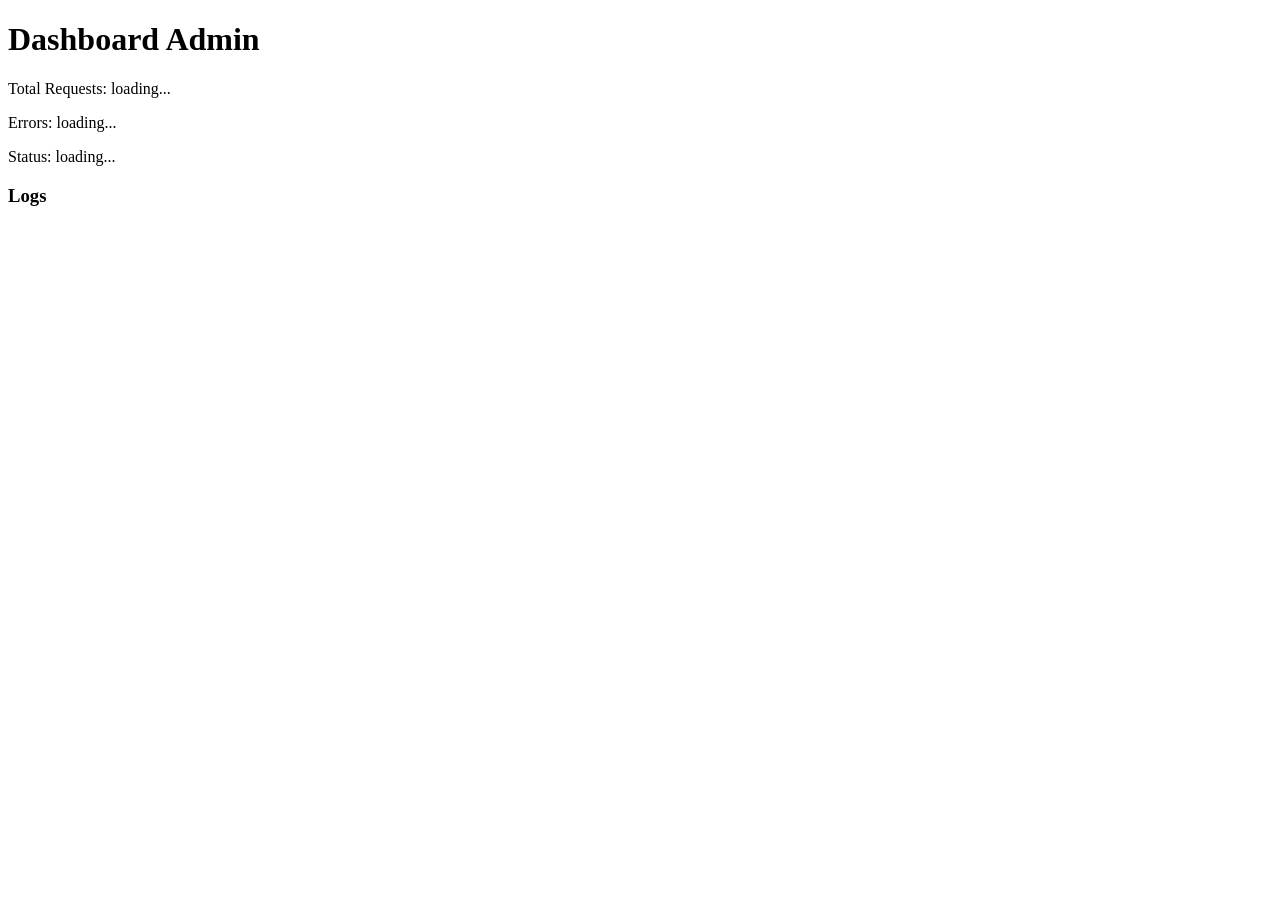
<file: frontend/index.html>
<!DOCTYPE html>
<html>
<head>
  <title>Dashboard Admin</title>
</head>
<body>

<h1>Dashboard Admin</h1>

<p>Total Requests: <span id="requests">loading...</span></p>
<p>Errors: <span id="errors">loading...</span></p>
<p>Status: <span id="status">loading...</span></p>

<h3>Logs</h3>
<ul id="logs"></ul>

<script>
function loadData() {
  fetch("http://127.0.0.1:8000/admin/stats")
  .then(res => res.json())
  .then(data => {
    document.getElementById("requests").innerText = data.total_requests;
    document.getElementById("errors").innerText = data.errors;
    document.getElementById("status").innerText = data.status;
  });

  fetch("http://127.0.0.1:8000/admin/logs")
  .then(res => res.json())
  .then(data => {
    let list = document.getElementById("logs");
    list.innerHTML = "";

    data.forEach(log => {
      let li = document.createElement("li");
      li.innerText = log.method + " " + log.endpoint + " - " + log.time;
      list.appendChild(li);
    });
  });
}

loadData();
setInterval(loadData, 3000);
</script>

</body>
</html>
</file>
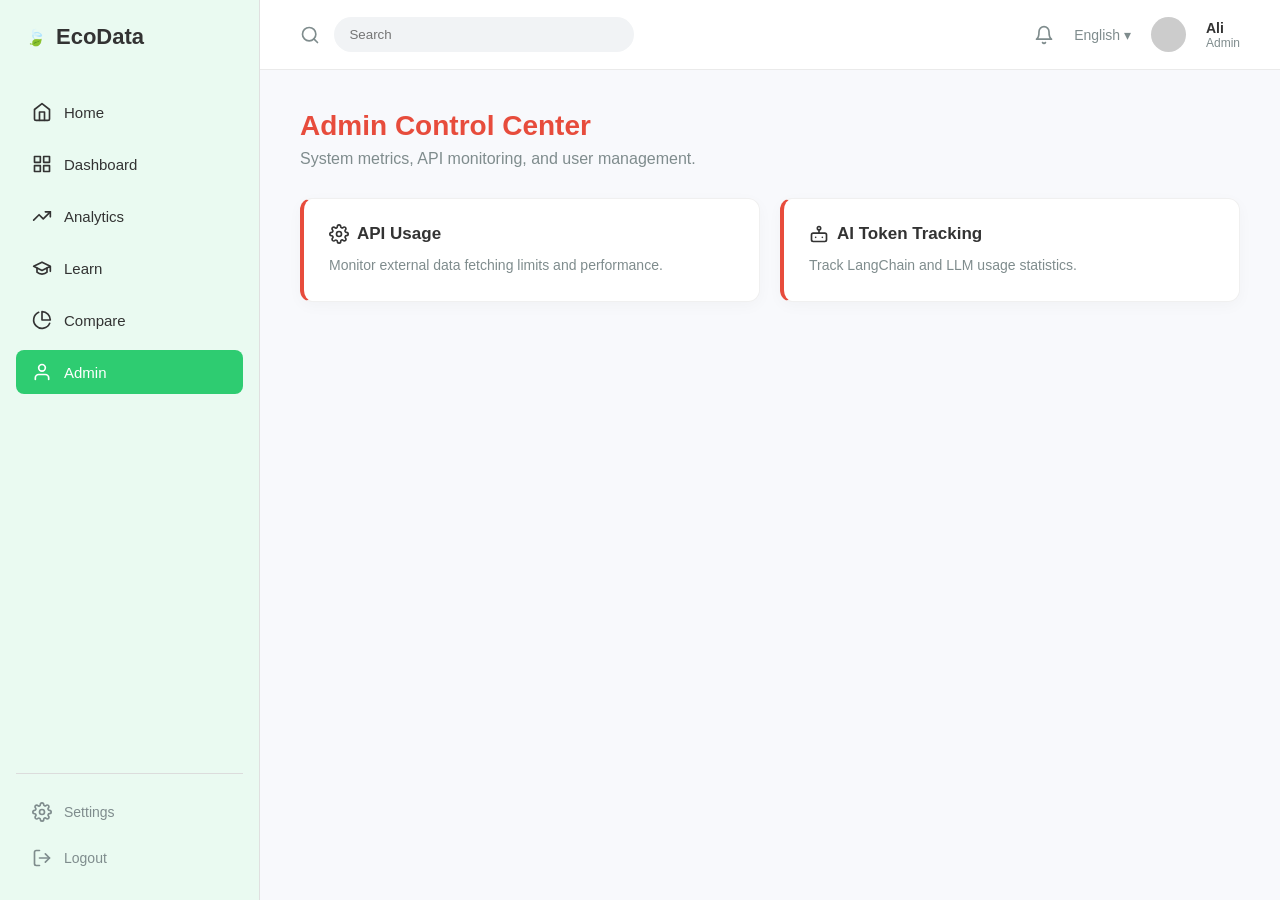
<file: frontend/admin.html>
<!DOCTYPE html>
<html lang="en">
<head>
    <meta charset="UTF-8">
    <meta name="viewport" content="width=device-width, initial-scale=1.0">
    <title>EcoData - Admin Portal</title>
    <link rel="stylesheet" href="style.css">
</head>
<body>
    <div class="dashboard-container">
        <aside class="sidebar">
            <div class="logo-container">
                <span class="leaf-icon">🍃</span> 
                <span class="logo-text">EcoData</span>
            </div>
            <ul class="nav-links">
                <li>
                    <a href="home.html" class="nav-item">
                        <svg class="nav-icon" viewBox="0 0 24 24" fill="none" stroke="currentColor" stroke-width="2" stroke-linecap="round" stroke-linejoin="round">
                            <path d="M3 9l9-7 9 7v11a2 2 0 0 1-2 2H5a2 2 0 0 1-2-2z"></path>
                            <polyline points="9 22 9 12 15 12 15 22"></polyline>
                        </svg>
                        Home
                    </a>
                </li>
                
                <li>
                    <a href="dashboard.html" class="nav-item">
                        <svg class="nav-icon" viewBox="0 0 24 24" fill="none" stroke="currentColor" stroke-width="2" stroke-linecap="round" stroke-linejoin="round">
                            <rect x="3" y="3" width="7" height="7"></rect>
                            <rect x="14" y="3" width="7" height="7"></rect>
                            <rect x="14" y="14" width="7" height="7"></rect>
                            <rect x="3" y="14" width="7" height="7"></rect>
                        </svg>
                        Dashboard
                    </a>
                </li>
                
                <li>
                    <a href="analysis.html" class="nav-item">
                        <svg class="nav-icon" viewBox="0 0 24 24" fill="none" stroke="currentColor" stroke-width="2" stroke-linecap="round" stroke-linejoin="round">
                            <polyline points="22 7 13.5 15.5 8.5 10.5 2 17"></polyline>
                            <polyline points="16 7 22 7 22 13"></polyline>
                        </svg>
                        Analytics
                    </a>
                </li>
                
                <li>
                    <a href="learn.html" class="nav-item">
                        <svg class="nav-icon" viewBox="0 0 24 24" fill="none" stroke="currentColor" stroke-width="2" stroke-linecap="round" stroke-linejoin="round">
                            <path d="M22 10v6M2 10l10-5 10 5-10 5z"></path>
                            <path d="M6 12v5c3 3 9 3 12 0v-5"></path>
                        </svg>
                        Learn
                    </a>
                </li>
                
                <li>
                    <a href="compare.html" class="nav-item">
                        <svg class="nav-icon" viewBox="0 0 24 24" fill="none" stroke="currentColor" stroke-width="2" stroke-linecap="round" stroke-linejoin="round">
                            <path d="M21.21 15.89A10 10 0 1 1 8 2.83"></path>
                            <path d="M22 12A10 10 0 0 0 12 2v10z"></path>
                        </svg>
                        Compare
                    </a>
                </li>
                
                <li>
                    <a href="admin.html" class="nav-item active">
                        <svg class="nav-icon" viewBox="0 0 24 24" fill="none" stroke="currentColor" stroke-width="2" stroke-linecap="round" stroke-linejoin="round">
                            <path d="M20 21v-2a4 4 0 0 0-4-4H8a4 4 0 0 0-4 4v2"></path>
                            <circle cx="12" cy="7" r="4"></circle>
                        </svg>
                        Admin
                    </a>
                </li>
            </ul>
            <div class="sidebar-footer">
                <a href="settings.html" class="bottom-link">
                    <svg class="ui-icon" viewBox="0 0 24 24" fill="none" stroke="currentColor" stroke-width="2" stroke-linecap="round" stroke-linejoin="round">
                        <circle cx="12" cy="12" r="3"></circle>
                        <path d="M19.4 15a1.65 1.65 0 0 0 .33 1.82l.06.06a2 2 0 0 1 0 2.83 2 2 0 0 1-2.83 0l-.06-.06a1.65 1.65 0 0 0-1.82-.33 1.65 1.65 0 0 0-1 1.51V21a2 2 0 0 1-2 2 2 2 0 0 1-2-2v-.09A1.65 1.65 0 0 0 9 19.4a1.65 1.65 0 0 0-1.82.33l-.06.06a2 2 0 0 1-2.83 0 2 2 0 0 1 0-2.83l.06-.06a1.65 1.65 0 0 0 .33-1.82 1.65 1.65 0 0 0-1.51-1H3a2 2 0 0 1-2-2 2 2 0 0 1 2-2h.09A1.65 1.65 0 0 0 4.6 9a1.65 1.65 0 0 0-.33-1.82l-.06-.06a2 2 0 0 1 0-2.83 2 2 0 0 1 2.83 0l.06.06a1.65 1.65 0 0 0 1.82.33H9a1.65 1.65 0 0 0 1-1.51V3a2 2 0 0 1 2-2 2 2 0 0 1 2 2v.09a1.65 1.65 0 0 0 1 1.51 1.65 1.65 0 0 0 1.82-.33l.06-.06a2 2 0 0 1 2.83 0 2 2 0 0 1 0 2.83l-.06.06a1.65 1.65 0 0 0-.33 1.82V9a1.65 1.65 0 0 0 1.51 1H21a2 2 0 0 1 2 2 2 2 0 0 1-2 2h-.09a1.65 1.65 0 0 0-1.51 1z"></path>
                    </svg>
                    Settings
                </a>
                
                <a href="logout.html" class="bottom-link">
                    <svg class="ui-icon" viewBox="0 0 24 24" fill="none" stroke="currentColor" stroke-width="2" stroke-linecap="round" stroke-linejoin="round">
                        <path d="M9 21H5a2 2 0 0 1-2-2V5a2 2 0 0 1 2-2h4"></path>
                        <polyline points="16 17 21 12 16 7"></polyline>
                        <line x1="21" y1="12" x2="9" y2="12"></line>
                    </svg>
                    Logout
                </a>
            </div>
        </aside>

        <main class="main-content">
            <header class="top-header">
    <div class="search-bar">
        <svg class="ui-icon" style="color: #7f8c8d;" viewBox="0 0 24 24" fill="none" stroke="currentColor" stroke-width="2" stroke-linecap="round" stroke-linejoin="round">
            <circle cx="11" cy="11" r="8"></circle>
            <line x1="21" y1="21" x2="16.65" y2="16.65"></line>
        </svg>
        <input type="text" placeholder="Search">
    </div>
    <div class="user-profile">
        <span class="notification">
            <svg class="ui-icon" viewBox="0 0 24 24" fill="none" stroke="currentColor" stroke-width="2" stroke-linecap="round" stroke-linejoin="round">
                <path d="M18 8A6 6 0 0 0 6 8c0 7-3 9-3 9h18s-3-2-3-9"></path>
                <path d="M13.73 21a2 2 0 0 1-3.46 0"></path>
            </svg>
        </span>
        <span class="language">English ▾</span>
        <div class="avatar-circle"></div>
        <div class="user-info">
            <span class="user-name">Ali</span>
            <span class="user-role">Admin</span>
        </div>
    </div>
</header>

            <div class="content-pages">
                <div class="section-header">
                    <h1 style="color: #e74c3c;">Admin Control Center</h1>
                    <p>System metrics, API monitoring, and user management.</p>
                </div>
                <div class="node-grid">
                    <div class="node-card" style="border-left: 4px solid #e74c3c;">
                        <h3 style="display: flex; align-items: center; gap: 8px;">
                            <svg class="ui-icon" viewBox="0 0 24 24" fill="none" stroke="currentColor" stroke-width="2" stroke-linecap="round" stroke-linejoin="round">
                                <circle cx="12" cy="12" r="3"></circle><path d="M19.4 15a1.65 1.65 0 0 0 .33 1.82l.06.06a2 2 0 0 1 0 2.83 2 2 0 0 1-2.83 0l-.06-.06a1.65 1.65 0 0 0-1.82-.33 1.65 1.65 0 0 0-1 1.51V21a2 2 0 0 1-2 2 2 2 0 0 1-2-2v-.09A1.65 1.65 0 0 0 9 19.4a1.65 1.65 0 0 0-1.82.33l-.06.06a2 2 0 0 1-2.83 0 2 2 0 0 1 0-2.83l.06-.06a1.65 1.65 0 0 0 .33-1.82 1.65 1.65 0 0 0-1.51-1H3a2 2 0 0 1-2-2 2 2 0 0 1 2-2h.09A1.65 1.65 0 0 0 4.6 9a1.65 1.65 0 0 0-.33-1.82l-.06-.06a2 2 0 0 1 0-2.83 2 2 0 0 1 2.83 0l.06.06a1.65 1.65 0 0 0 1.82.33H9a1.65 1.65 0 0 0 1-1.51V3a2 2 0 0 1 2-2 2 2 0 0 1 2 2v.09a1.65 1.65 0 0 0 1 1.51 1.65 1.65 0 0 0 1.82-.33l.06-.06a2 2 0 0 1 2.83 0 2 2 0 0 1 0 2.83l-.06.06a1.65 1.65 0 0 0-.33 1.82V9a1.65 1.65 0 0 0 1.51 1H21a2 2 0 0 1 2 2 2 2 0 0 1-2 2h-.09a1.65 1.65 0 0 0-1.51 1z"></path>
                            </svg>
                            API Usage
                        </h3>
                        <p>Monitor external data fetching limits and performance.</p>
                    </div>
                    
                    <div class="node-card" style="border-left: 4px solid #e74c3c;">
                        <h3 style="display: flex; align-items: center; gap: 8px;">
                            <svg class="ui-icon" viewBox="0 0 24 24" fill="none" stroke="currentColor" stroke-width="2" stroke-linecap="round" stroke-linejoin="round">
                                <rect x="3" y="11" width="18" height="10" rx="2"></rect><circle cx="12" cy="5" r="2"></circle><path d="M12 7v4"></path><line x1="8" y1="16" x2="8" y2="16"></line><line x1="16" y1="16" x2="16" y2="16"></line>
                            </svg>
                            AI Token Tracking
                        </h3>
                        <p>Track LangChain and LLM usage statistics.</p>
                    </div>
                </div>
            </div>
        </main>
    </div>

<script src="global.js"></script>
    
</body>
</html>
</file>
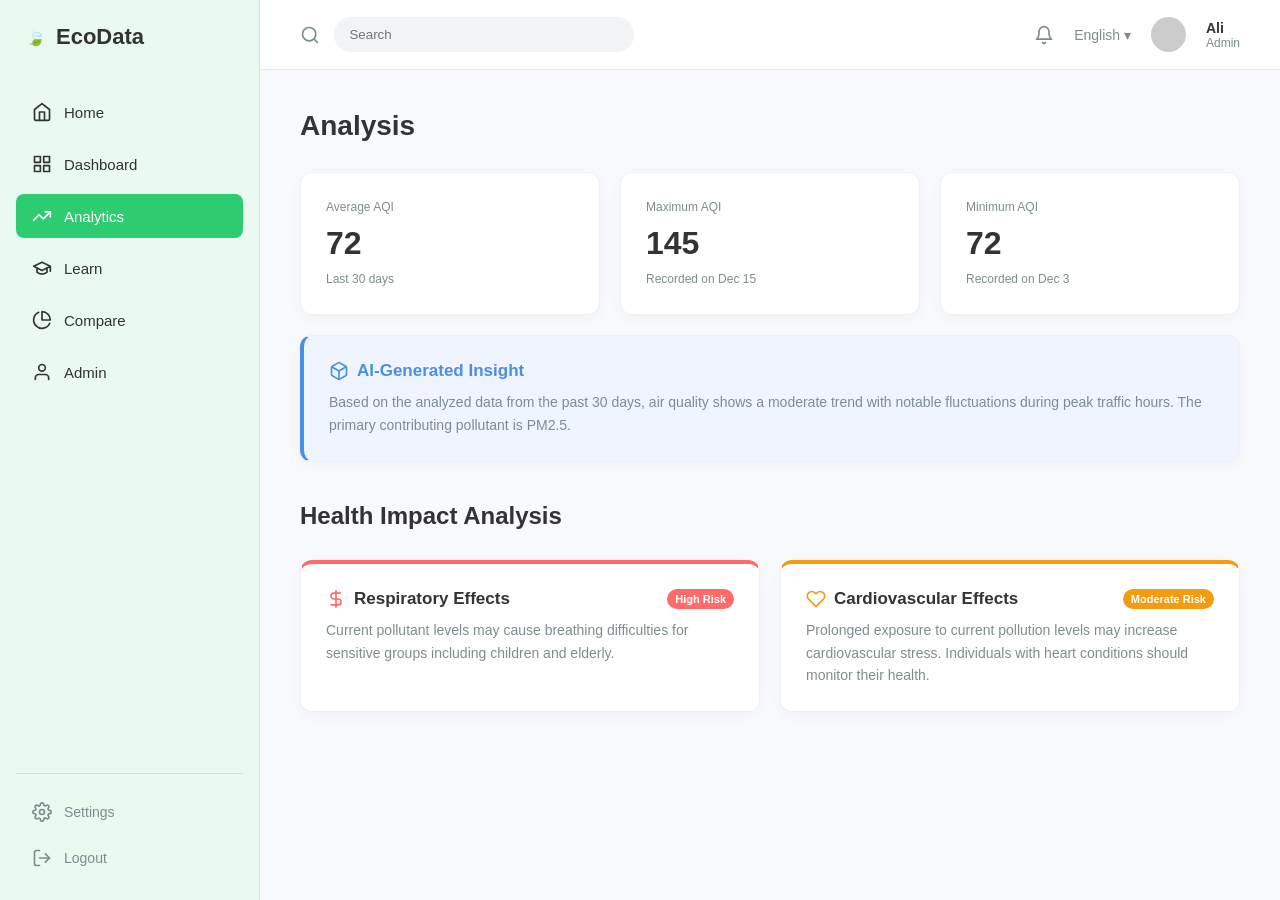
<file: frontend/analysis.html>
<!DOCTYPE html>
<html lang="en">
<head>
    <meta charset="UTF-8">
    <meta name="viewport" content="width=device-width, initial-scale=1.0">
    <title>EcoData - Analysis</title>
    <link rel="stylesheet" href="style.css">
</head>
<body>
    <div class="dashboard-container">
        
        <aside class="sidebar">
            <div class="logo-container">
                <span class="leaf-icon">🍃</span> 
                <span class="logo-text">EcoData</span>
            </div>
            
            <ul class="nav-links">
                <li>
                    <a href="home.html" class="nav-item">
                        <svg class="ui-icon" viewBox="0 0 24 24" fill="none" stroke="currentColor" stroke-width="2" stroke-linecap="round" stroke-linejoin="round">
                            <path d="M3 9l9-7 9 7v11a2 2 0 0 1-2 2H5a2 2 0 0 1-2-2z"></path>
                            <polyline points="9 22 9 12 15 12 15 22"></polyline>
                        </svg>
                        Home
                    </a>
                </li>
                <li>
                    <a href="dashboard.html" class="nav-item">
                        <svg class="ui-icon" viewBox="0 0 24 24" fill="none" stroke="currentColor" stroke-width="2" stroke-linecap="round" stroke-linejoin="round">
                            <rect x="3" y="3" width="7" height="7"></rect><rect x="14" y="3" width="7" height="7"></rect><rect x="14" y="14" width="7" height="7"></rect><rect x="3" y="14" width="7" height="7"></rect>
                        </svg>
                        Dashboard
                    </a>
                </li>
                <li>
                    <a href="analysis.html" class="nav-item active">
                        <svg class="ui-icon" viewBox="0 0 24 24" fill="none" stroke="currentColor" stroke-width="2" stroke-linecap="round" stroke-linejoin="round">
                            <polyline points="22 7 13.5 15.5 8.5 10.5 2 17"></polyline><polyline points="16 7 22 7 22 13"></polyline>
                        </svg>
                        Analytics
                    </a>
                </li>
                <li>
                    <a href="learn.html" class="nav-item">
                        <svg class="ui-icon" viewBox="0 0 24 24" fill="none" stroke="currentColor" stroke-width="2" stroke-linecap="round" stroke-linejoin="round">
                            <path d="M22 10v6M2 10l10-5 10 5-10 5z"></path><path d="M6 12v5c3 3 9 3 12 0v-5"></path>
                        </svg>
                        Learn
                    </a>
                </li>
                <li>
                    <a href="compare.html" class="nav-item">
                        <svg class="ui-icon" viewBox="0 0 24 24" fill="none" stroke="currentColor" stroke-width="2" stroke-linecap="round" stroke-linejoin="round">
                            <path d="M21.21 15.89A10 10 0 1 1 8 2.83"></path><path d="M22 12A10 10 0 0 0 12 2v10z"></path>
                        </svg>
                        Compare
                    </a>
                </li>
                <li>
                    <a href="admin.html" class="nav-item">
                        <svg class="ui-icon" viewBox="0 0 24 24" fill="none" stroke="currentColor" stroke-width="2" stroke-linecap="round" stroke-linejoin="round">
                            <path d="M20 21v-2a4 4 0 0 0-4-4H8a4 4 0 0 0-4 4v2"></path><circle cx="12" cy="7" r="4"></circle>
                        </svg>
                        Admin
                    </a>
                </li>
            </ul>
            
            <div class="sidebar-footer">
                <a href="settings.html" class="bottom-link">
                    <svg class="ui-icon" viewBox="0 0 24 24" fill="none" stroke="currentColor" stroke-width="2" stroke-linecap="round" stroke-linejoin="round">
                        <circle cx="12" cy="12" r="3"></circle><path d="M19.4 15a1.65 1.65 0 0 0 .33 1.82l.06.06a2 2 0 0 1 0 2.83 2 2 0 0 1-2.83 0l-.06-.06a1.65 1.65 0 0 0-1.82-.33 1.65 1.65 0 0 0-1 1.51V21a2 2 0 0 1-2 2 2 2 0 0 1-2-2v-.09A1.65 1.65 0 0 0 9 19.4a1.65 1.65 0 0 0-1.82.33l-.06.06a2 2 0 0 1-2.83 0 2 2 0 0 1 0-2.83l.06-.06a1.65 1.65 0 0 0 .33-1.82 1.65 1.65 0 0 0-1.51-1H3a2 2 0 0 1-2-2 2 2 0 0 1 2-2h.09A1.65 1.65 0 0 0 4.6 9a1.65 1.65 0 0 0-.33-1.82l-.06-.06a2 2 0 0 1 0-2.83 2 2 0 0 1 2.83 0l.06.06a1.65 1.65 0 0 0 1.82.33H9a1.65 1.65 0 0 0 1-1.51V3a2 2 0 0 1 2-2 2 2 0 0 1 2 2v.09a1.65 1.65 0 0 0 1 1.51 1.65 1.65 0 0 0 1.82-.33l.06-.06a2 2 0 0 1 2.83 0 2 2 0 0 1 0 2.83l-.06.06a1.65 1.65 0 0 0-.33 1.82V9a1.65 1.65 0 0 0 1.51 1H21a2 2 0 0 1 2 2 2 2 0 0 1-2 2h-.09a1.65 1.65 0 0 0-1.51 1z"></path>
                    </svg>
                    Settings
                </a>
                <a href="logout.html" class="bottom-link">
                    <svg class="ui-icon" viewBox="0 0 24 24" fill="none" stroke="currentColor" stroke-width="2" stroke-linecap="round" stroke-linejoin="round">
                        <path d="M9 21H5a2 2 0 0 1-2-2V5a2 2 0 0 1 2-2h4"></path><polyline points="16 17 21 12 16 7"></polyline><line x1="21" y1="12" x2="9" y2="12"></line>
                    </svg>
                    Logout
                </a>
            </div>
        </aside>

        <main class="main-content">
            
            <header class="top-header">
                <div class="search-bar">
                    <svg class="ui-icon" style="color: #7f8c8d;" viewBox="0 0 24 24" fill="none" stroke="currentColor" stroke-width="2" stroke-linecap="round" stroke-linejoin="round">
                        <circle cx="11" cy="11" r="8"></circle><line x1="21" y1="21" x2="16.65" y2="16.65"></line>
                    </svg>
                    <input type="text" placeholder="Search">
                </div>
                
                <div class="user-profile">
                    <span class="notification">
                        <svg class="ui-icon" viewBox="0 0 24 24" fill="none" stroke="currentColor" stroke-width="2" stroke-linecap="round" stroke-linejoin="round">
                            <path d="M18 8A6 6 0 0 0 6 8c0 7-3 9-3 9h18s-3-2-3-9"></path><path d="M13.73 21a2 2 0 0 1-3.46 0"></path>
                        </svg>
                    </span>
                    <span class="language">English ▾</span>
                    <div class="avatar-circle"></div>
                    <div class="user-info">
                        <span class="user-name">Ali</span>
                        <span class="user-role">Admin</span>
                    </div>
                </div>
            </header>

            <div class="content-pages">
                <div class="section-header">
                    <h1>Analysis</h1>
                </div>
                
                <div class="node-grid" style="margin-bottom: 20px;">
                    <div class="node-card">
                        <p style="font-size: 12px; color: var(--text-gray);">Average AQI</p>
                        <h2 style="font-size: 32px; margin: 8px 0;">72</h2>
                        <p style="font-size: 12px; color: var(--text-gray);">Last 30 days</p>
                    </div>
                    <div class="node-card">
                        <p style="font-size: 12px; color: var(--text-gray);">Maximum AQI</p>
                        <h2 style="font-size: 32px; margin: 8px 0;">145</h2>
                        <p style="font-size: 12px; color: var(--text-gray);">Recorded on Dec 15</p>
                    </div>
                    <div class="node-card">
                        <p style="font-size: 12px; color: var(--text-gray);">Minimum AQI</p>
                        <h2 style="font-size: 32px; margin: 8px 0;">72</h2>
                        <p style="font-size: 12px; color: var(--text-gray);">Recorded on Dec 3</p>
                    </div>
                </div>

                <div class="node-card" style="margin-bottom: 40px; background-color: #f0f4ff; border-left: 4px solid #4a90e2;">
                    <h3 style="color: #4a90e2; display: flex; align-items: center; gap: 8px;">
                        <svg class="ui-icon pulse-icon" viewBox="0 0 24 24" fill="none" stroke="currentColor" stroke-width="2" stroke-linecap="round" stroke-linejoin="round">
                            <path d="M21 16V8a2 2 0 0 0-1-1.73l-7-4a2 2 0 0 0-2 0l-7 4A2 2 0 0 0 3 8v8a2 2 0 0 0 1 1.73l7 4a2 2 0 0 0 2 0l7-4A2 2 0 0 0 21 16z"></path>
                            <polyline points="3.27 6.96 12 12.01 20.73 6.96"></polyline>
                            <line x1="12" y1="22.08" x2="12" y2="12"></line>
                        </svg>
                        AI-Generated Insight
                    </h3>
                    <p style="margin-top: 10px;">Based on the analyzed data from the past 30 days, air quality shows a moderate trend with notable fluctuations during peak traffic hours. The primary contributing pollutant is PM2.5.</p>
                </div>

                <div class="section-header">
                    <h2>Health Impact Analysis</h2>
                </div>
                
                <div class="node-grid">
                    <div class="node-card" style="border-top: 4px solid #ff6b6b;">
                        <h3 style="display: flex; align-items: center; gap: 8px;">
                            <svg class="ui-icon" style="color: #ff6b6b;" viewBox="0 0 24 24" fill="none" stroke="currentColor" stroke-width="2" stroke-linecap="round" stroke-linejoin="round">
                                <path d="M12 2v20"></path><path d="M17 5H9.5a3.5 3.5 0 0 0 0 7h5a3.5 3.5 0 0 1 0 7H6"></path>
                            </svg>
                            Respiratory Effects 
                            <span style="margin-left: auto; font-size:11px; color:#ffffff; background-color: #ff6b6b; padding: 4px 8px; border-radius: 12px;">High Risk</span>
                        </h3>
                        <p style="margin-top: 10px;">Current pollutant levels may cause breathing difficulties for sensitive groups including children and elderly.</p>
                    </div>
                    
                    <div class="node-card" style="border-top: 4px solid #f39c12;">
                        <h3 style="display: flex; align-items: center; gap: 8px;">
                            <svg class="ui-icon" style="color: #f39c12;" viewBox="0 0 24 24" fill="none" stroke="currentColor" stroke-width="2" stroke-linecap="round" stroke-linejoin="round">
                                <path d="M20.84 4.61a5.5 5.5 0 0 0-7.78 0L12 5.67l-1.06-1.06a5.5 5.5 0 0 0-7.78 7.78l1.06 1.06L12 21.23l7.78-7.78 1.06-1.06a5.5 5.5 0 0 0 0-7.78z"></path>
                            </svg>
                            Cardiovascular Effects 
                            <span style="margin-left: auto; font-size:11px; color:#ffffff; background-color: #f39c12; padding: 4px 8px; border-radius: 12px;">Moderate Risk</span>
                        </h3>
                        <p style="margin-top: 10px;">Prolonged exposure to current pollution levels may increase cardiovascular stress. Individuals with heart conditions should monitor their health.</p>
                    </div>
                </div>

            </div>
        </main>
    </div>
    <script src="global.js"></script>
</body>
</html>
</file>
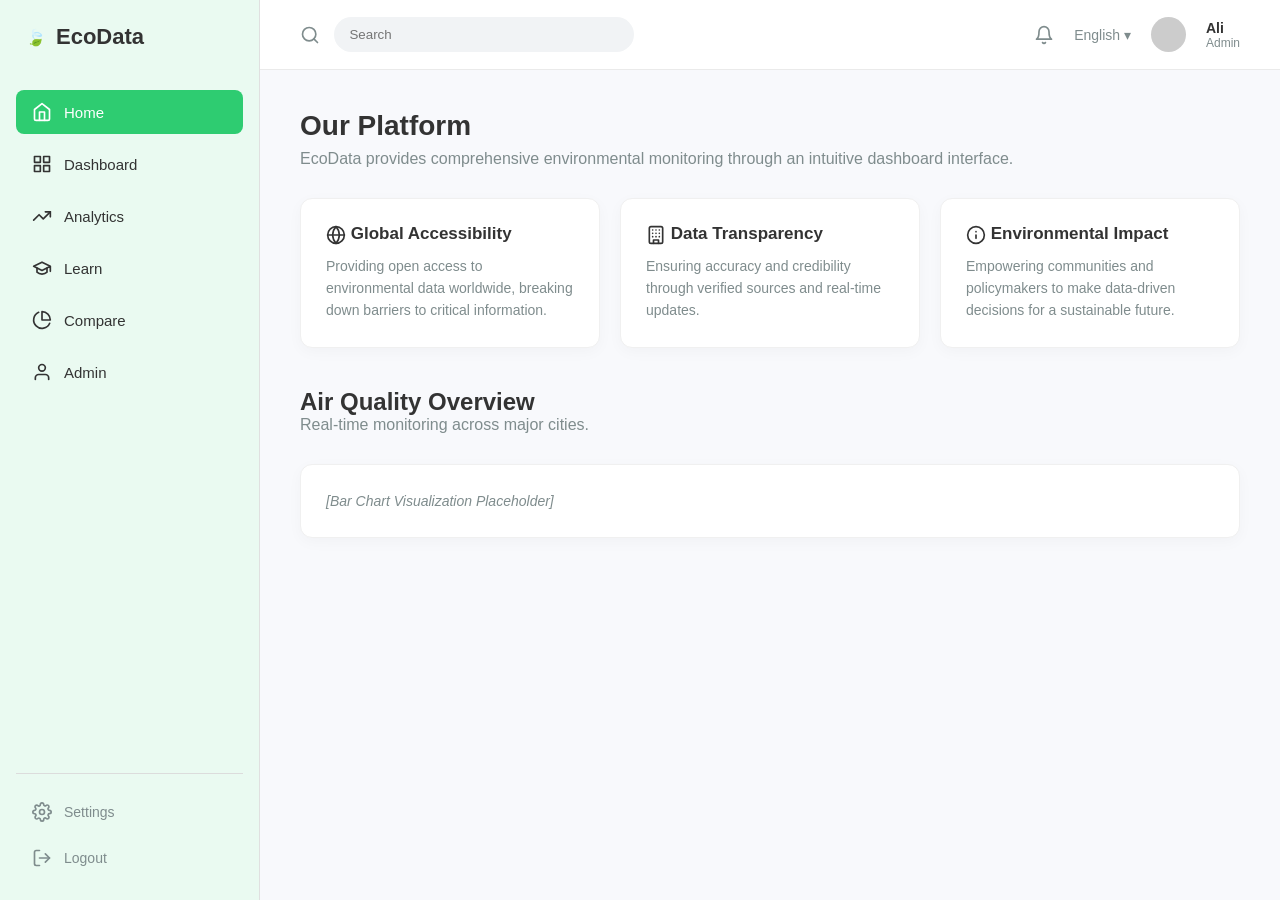
<file: frontend/home.html>
<!DOCTYPE html>
<html lang="en">
<head>
    <meta charset="UTF-8">
    <meta name="viewport" content="width=device-width, initial-scale=1.0">
    <title>EcoData - Home</title>
    <link rel="stylesheet" href="style.css">
</head>
<body>
    <div class="dashboard-container">
        <aside class="sidebar">
            <div class="logo-container">
                <span class="leaf-icon">🍃</span> 
                <span class="logo-text">EcoData</span>
            </div>
            <ul class="nav-links">
                <li>
                    <a href="home.html" class="nav-item active">
                        <svg class="nav-icon" viewBox="0 0 24 24" fill="none" stroke="currentColor" stroke-width="2" stroke-linecap="round" stroke-linejoin="round">
                            <path d="M3 9l9-7 9 7v11a2 2 0 0 1-2 2H5a2 2 0 0 1-2-2z"></path>
                            <polyline points="9 22 9 12 15 12 15 22"></polyline>
                        </svg>
                        Home
                    </a>
                </li>
                
                <li>
                    <a href="dashboard.html" class="nav-item">
                        <svg class="nav-icon" viewBox="0 0 24 24" fill="none" stroke="currentColor" stroke-width="2" stroke-linecap="round" stroke-linejoin="round">
                            <rect x="3" y="3" width="7" height="7"></rect>
                            <rect x="14" y="3" width="7" height="7"></rect>
                            <rect x="14" y="14" width="7" height="7"></rect>
                            <rect x="3" y="14" width="7" height="7"></rect>
                        </svg>
                        Dashboard
                    </a>
                </li>
                
                <li>
                    <a href="analysis.html" class="nav-item">
                        <svg class="nav-icon" viewBox="0 0 24 24" fill="none" stroke="currentColor" stroke-width="2" stroke-linecap="round" stroke-linejoin="round">
                            <polyline points="22 7 13.5 15.5 8.5 10.5 2 17"></polyline>
                            <polyline points="16 7 22 7 22 13"></polyline>
                        </svg>
                        Analytics
                    </a>
                </li>
                
                <li>
                    <a href="learn.html" class="nav-item">
                        <svg class="nav-icon" viewBox="0 0 24 24" fill="none" stroke="currentColor" stroke-width="2" stroke-linecap="round" stroke-linejoin="round">
                            <path d="M22 10v6M2 10l10-5 10 5-10 5z"></path>
                            <path d="M6 12v5c3 3 9 3 12 0v-5"></path>
                        </svg>
                        Learn
                    </a>
                </li>
                
                <li>
                    <a href="compare.html" class="nav-item">
                        <svg class="nav-icon" viewBox="0 0 24 24" fill="none" stroke="currentColor" stroke-width="2" stroke-linecap="round" stroke-linejoin="round">
                            <path d="M21.21 15.89A10 10 0 1 1 8 2.83"></path>
                            <path d="M22 12A10 10 0 0 0 12 2v10z"></path>
                        </svg>
                        Compare
                    </a>
                </li>
                
                <li>
                    <a href="admin.html" class="nav-item">
                        <svg class="nav-icon" viewBox="0 0 24 24" fill="none" stroke="currentColor" stroke-width="2" stroke-linecap="round" stroke-linejoin="round">
                            <path d="M20 21v-2a4 4 0 0 0-4-4H8a4 4 0 0 0-4 4v2"></path>
                            <circle cx="12" cy="7" r="4"></circle>
                        </svg>
                        Admin
                    </a>
                </li>
            </ul>
            <div class="sidebar-footer">
                <a href="settings.html" class="bottom-link">
                    <svg class="ui-icon" viewBox="0 0 24 24" fill="none" stroke="currentColor" stroke-width="2" stroke-linecap="round" stroke-linejoin="round">
                        <circle cx="12" cy="12" r="3"></circle>
                        <path d="M19.4 15a1.65 1.65 0 0 0 .33 1.82l.06.06a2 2 0 0 1 0 2.83 2 2 0 0 1-2.83 0l-.06-.06a1.65 1.65 0 0 0-1.82-.33 1.65 1.65 0 0 0-1 1.51V21a2 2 0 0 1-2 2 2 2 0 0 1-2-2v-.09A1.65 1.65 0 0 0 9 19.4a1.65 1.65 0 0 0-1.82.33l-.06.06a2 2 0 0 1-2.83 0 2 2 0 0 1 0-2.83l.06-.06a1.65 1.65 0 0 0 .33-1.82 1.65 1.65 0 0 0-1.51-1H3a2 2 0 0 1-2-2 2 2 0 0 1 2-2h.09A1.65 1.65 0 0 0 4.6 9a1.65 1.65 0 0 0-.33-1.82l-.06-.06a2 2 0 0 1 0-2.83 2 2 0 0 1 2.83 0l.06.06a1.65 1.65 0 0 0 1.82.33H9a1.65 1.65 0 0 0 1-1.51V3a2 2 0 0 1 2-2 2 2 0 0 1 2 2v.09a1.65 1.65 0 0 0 1 1.51 1.65 1.65 0 0 0 1.82-.33l.06-.06a2 2 0 0 1 2.83 0 2 2 0 0 1 0 2.83l-.06.06a1.65 1.65 0 0 0-.33 1.82V9a1.65 1.65 0 0 0 1.51 1H21a2 2 0 0 1 2 2 2 2 0 0 1-2 2h-.09a1.65 1.65 0 0 0-1.51 1z"></path>
                    </svg>
                    Settings
                </a>
                
                <a href="logout.html" class="bottom-link">
                    <svg class="ui-icon" viewBox="0 0 24 24" fill="none" stroke="currentColor" stroke-width="2" stroke-linecap="round" stroke-linejoin="round">
                        <path d="M9 21H5a2 2 0 0 1-2-2V5a2 2 0 0 1 2-2h4"></path>
                        <polyline points="16 17 21 12 16 7"></polyline>
                        <line x1="21" y1="12" x2="9" y2="12"></line>
                    </svg>
                    Logout
                </a>
            </div>
        </aside>

        <main class="main-content">
            <header class="top-header">
    <div class="search-bar">
        <svg class="ui-icon" style="color: #7f8c8d;" viewBox="0 0 24 24" fill="none" stroke="currentColor" stroke-width="2" stroke-linecap="round" stroke-linejoin="round">
            <circle cx="11" cy="11" r="8"></circle>
            <line x1="21" y1="21" x2="16.65" y2="16.65"></line>
        </svg>
        <input type="text" placeholder="Search">
    </div>
    <div class="user-profile">
        <span class="notification">
            <svg class="ui-icon" viewBox="0 0 24 24" fill="none" stroke="currentColor" stroke-width="2" stroke-linecap="round" stroke-linejoin="round">
                <path d="M18 8A6 6 0 0 0 6 8c0 7-3 9-3 9h18s-3-2-3-9"></path>
                <path d="M13.73 21a2 2 0 0 1-3.46 0"></path>
            </svg>
        </span>
        <span class="language">English ▾</span>
        <div class="avatar-circle"></div>
        <div class="user-info">
            <span class="user-name">Ali</span>
            <span class="user-role">Admin</span>
        </div>
    </div>
</header>

            <div class="content-pages">
                <div class="section-header">
                    <h1>Our Platform</h1>
                    <p>EcoData provides comprehensive environmental monitoring through an intuitive dashboard interface.</p>
                </div>
                <div class="node-grid">
                    <div class="node-card">
                        <h3>
                            <svg class="ui-icon" viewBox="0 0 24 24" fill="none" stroke="currentColor" stroke-width="2" stroke-linecap="round" stroke-linejoin="round">
                                <circle cx="12" cy="12" r="10"></circle>
                                <line x1="2" y1="12" x2="22" y2="12"></line>
                                <path d="M12 2a15.3 15.3 0 0 1 4 10 15.3 15.3 0 0 1-4 10 15.3 15.3 0 0 1-4-10 15.3 15.3 0 0 1 4-10z"></path>
                            </svg>
                            Global Accessibility
                        </h3>
                        <p>Providing open access to environmental data worldwide, breaking down barriers to critical information.</p>
                    </div>
                    <!-- svg ta3 dok les icons --> 

                    <div class="node-card">
                        <h3>
                            <svg class="ui-icon" viewBox="0 0 24 24" fill="none" stroke="currentColor" stroke-width="2" stroke-linecap="round" stroke-linejoin="round">
                                <rect x="4" y="2" width="16" height="20" rx="2" ry="2"></rect>
                                <path d="M9 22v-4h6v4"></path>
                                <path d="M8 6h.01M16 6h.01M12 6h.01M12 10h.01M12 14h.01M16 10h.01M16 14h.01M8 10h.01M8 14h.01"></path>
                            </svg>
                            Data Transparency
                        </h3>
                        <p>Ensuring accuracy and credibility through verified sources and real-time updates.</p>
                    </div>
                    
                    <div class="node-card">
                        <h3>
                            <svg class="ui-icon" viewBox="0 0 24 24" fill="none" stroke="currentColor" stroke-width="2" stroke-linecap="round" stroke-linejoin="round">
                                <circle cx="12" cy="12" r="10"></circle>
                                <path d="M12 16v-4"></path>
                                <path d="M12 8h.01"></path>
                            </svg>
                            Environmental Impact
                        </h3>
                        <p>Empowering communities and policymakers to make data-driven decisions for a sustainable future.</p>
                    </div>
                </div>
                
                <div class="section-header" style="margin-top: 40px;">
                    <h2>Air Quality Overview</h2>
                    <p>Real-time monitoring across major cities.</p>
                </div>
                <div class="node-card">
                    <p><em>[Bar Chart Visualization Placeholder]</em></p>
                </div>
            </div>
        </main>
    </div>

<script src="global.js"></script>

</body>
</html>
</file>
<file: frontend/style.css>
/* === BASE STYLES & VARIABLES === */
:root {
    --brand-green: #2ecc71;
    --sidebar-bg: #eafaf1; 
    --main-bg: #f8f9fc;    
    --text-dark: #333333;
    --text-gray: #7f8c8d;
    --card-bg: #ffffff;
}

* {
    margin: 0;
    padding: 0;
    box-sizing: border-box;
    font-family: 'Inter', 'Segoe UI', sans-serif;
}

body {
    background-color: var(--main-bg);
    color: var(--text-dark);
    height: 100vh;
    overflow: hidden; 
}

/* === MAIN LAYOUT === */
.dashboard-container {
    display: flex;
    height: 100vh;
    width: 100vw;
}

/* === LEFT SIDEBAR === */
.sidebar {
    width: 260px;
    background-color: var(--sidebar-bg);
    display: flex;
    flex-direction: column;
    padding: 24px 16px;
    border-right: 1px solid #e0e0e0;
}

.logo-container {
    display: flex;
    align-items: center;
    gap: 10px;
    margin-bottom: 40px;
    padding-left: 10px;
}

.logo-text {
    font-size: 22px;
    font-weight: bold;
    color: var(--text-dark);
}

.nav-links {
    list-style: none;
    flex-grow: 1;
}

.nav-links li {
    margin-bottom: 8px;
}

.nav-links a {
    display: flex;
    align-items: center;
    gap: 12px; /* Adds perfect spacing between the new icon and the text */
    text-decoration: none;
    color: var(--text-dark);
    font-size: 15px;
    font-weight: 500;
    padding: 12px 16px;
    border-radius: 8px;
    transition: all 0.2s ease;
}

.nav-icon {
    width: 20px;
    height: 20px;
    
}

/* Standard size for all inline UI icons */
.ui-icon {
    width: 20px;
    height: 20px;
    display: inline-block;
    vertical-align: middle;
}

.nav-links a:hover {
    background-color: rgba(46, 204, 113, 0.1);
}

/* Hardcoded active state for the current page */
.nav-links a.active {
    background-color: var(--brand-green);
    color: white;
}

.sidebar-footer {
    display: flex;
    flex-direction: column;
    gap: 10px;
    padding-top: 20px;
    border-top: 1px solid #dcdcdc;
}

.bottom-link {
    display: flex;
    align-items: center;
    gap: 12px;
    text-decoration: none;
    color: var(--text-gray);
    font-size: 14px;
    padding: 8px 16px;
    transition: color 0.2s ease;
}

.bottom-link:hover {
    color: var(--text-dark); /* Darkens slightly when hovered */
}

/* === RIGHT MAIN CONTENT === */
.main-content {
    flex: 1; 
    display: flex;
    flex-direction: column;
    overflow: hidden;
}

/* === TOP HEADER === */
.top-header {
    height: 70px;
    background-color: var(--card-bg);
    display: flex;
    justify-content: space-between;
    align-items: center;
    padding: 0 40px;
    border-bottom: 1px solid #eaeaea;
}

.search-bar input {
    border: none;
    background: #f1f3f5;
    padding: 10px 15px;
    border-radius: 20px;
    width: 300px;
    outline: none;
    margin-left: 10px;
}

.user-profile {
    display: flex;
    align-items: center;
    gap: 20px;
    color: var(--text-gray);
    font-size: 14px;
}

.avatar-circle {
    width: 35px;
    height: 35px;
    background-color: #ccc;
    border-radius: 50%;
}

.user-info {
    display: flex;
    flex-direction: column;
}

.user-name {
    font-weight: bold;
    color: var(--text-dark);
}

.user-role {
    font-size: 12px;
}

/* === PAGE CONTENT === */
.content-pages {
    flex: 1;
    overflow-y: auto; 
    padding: 40px;
}

.section-header {
    margin-bottom: 30px;
}

.section-header h1 {
    font-size: 28px;
    margin-bottom: 8px;
}

.section-header p {
    color: var(--text-gray);
}

/* === CARDS === */
.node-grid {
    display: grid;
    grid-template-columns: repeat(auto-fit, minmax(300px, 1fr));
    gap: 20px;
}

.node-card {
    background-color: var(--card-bg);
    padding: 25px;
    border-radius: 12px;
    box-shadow: 0 4px 15px rgba(0,0,0,0.03); 
    border: 1px solid #f0f0f0;
}

.node-card h3 {
    margin-bottom: 10px;
    font-size: 17px;
}

.node-card p {
    color: var(--text-gray);
    font-size: 14px;
    line-height: 1.6;
}
/* === IMAGE CARDS (ECOLOGICAL AWARENESS PAGE) === */
.image-card-grid {
    display: grid;
    grid-template-columns: repeat(auto-fit, minmax(320px, 1fr));
    gap: 30px;
    margin-top: 20px;
}

.image-card {
    background-color: var(--card-bg);
    border-radius: 16px;
    box-shadow: 0 4px 20px rgba(0,0,0,0.05); /* Soft Figma shadow */
    overflow: hidden;
    display: flex;
    flex-direction: column;
    border: 1px solid #f0f0f0;
    transition: transform 0.2s ease;
}

.image-card:hover {
    transform: translateY(-4px);
}

.card-image-wrapper {
    height: 180px;
    position: relative;
    background-color: #eee; 
}

/* This creates the smooth fade effect from the image into the white card */
.card-image-wrapper::after {
    content: '';
    position: absolute;
    bottom: -1px;
    left: 0;
    width: 100%;
    height: 50px;
    background: linear-gradient(to bottom, rgba(255,255,255,0) 0%, rgba(255,255,255,1) 100%);
}

.card-image {
    width: 100%;
    height: 100%;
    object-fit: cover;
}

.card-content {
    padding: 10px 25px 35px 25px;
    flex-grow: 1;
}

.card-title-row {
    display: flex;
    align-items: center;
    gap: 12px;
    margin-bottom: 15px;
}

/* SVG Icon Styling */
.card-icon {
    display: flex;
    align-items: center;
    justify-content: center;
}

.icon-blue { color: #4a90e2; }
.icon-red { color: #ff4d4f; }
.icon-green { color: #2ecc71; }

.card-title-row h3 {
    font-size: 19px;
    color: var(--text-dark);
    font-weight: 700;
}

.image-card p {
    color: var(--text-gray);
    font-size: 14px;
    line-height: 1.6;
}

/* === DASHBOARD FILTER BAR === */
.filter-bar {
    display: flex;
    gap: 20px;
    margin-bottom: 30px;
    flex-wrap: wrap; 
}

.filter-group {
    display: flex;
    align-items: center;
    background-color: var(--card-bg);
    border: var(--border-light);
    border-radius: 8px;
    padding: 12px 18px;
    box-shadow: var(--shadow-card);
    flex: 1; 
    min-width: 220px; 
    transition: border-color 0.2s ease;
}

.filter-group:hover {
    border-color: #ccc;
}

.filter-icon {
    margin-right: 12px;
    font-size: 18px;
    color: var(--text-gray);
}

/* This targets both the Text Input AND the Dropdowns */
.filter-input,
.filter-select {
    border: none;
    background: transparent;
    font-size: 14px;
    color: var(--text-dark);
    font-weight: 500;
    width: 100%;
    outline: none;
}

/* Fixes the cursor specifically for dropdowns */
.filter-select { cursor: pointer; }

/* Highlights text green when focused/clicked */
.filter-input:focus,
.filter-select:focus {
    color: var(--brand-green);
}

/* Styles the placeholder text for the City input */
.filter-input::placeholder {
    color: var(--text-gray);
    font-weight: 400;
}

/* AI Pulse Animation */
@keyframes ai-pulse {
    0% { transform: scale(1); opacity: 1; }
    50% { transform: scale(1.2); opacity: 0.7; }
    100% { transform: scale(1); opacity: 1; }
}

.pulse-icon {
    animation: ai-pulse 2s infinite ease-in-out;
    color: #4a90e2; /* Matches your AI card theme */
}

/* === LEARN PAGE MODALS & BUTTONS === */
.read-more-btn {
    margin-top: 15px;
    padding: 10px 15px;
    background-color: var(--brand-green);
    color: white;
    border: none;
    border-radius: 6px;
    cursor: pointer;
    font-weight: 600;
    font-size: 14px;
    transition: background-color 0.2s ease;
    width: fit-content;
}

.read-more-btn:hover {
    background-color: #27ae60;
}

/* === FULL PAGE ARTICLE VIEW === */
.article-view {
    background: var(--card-bg);
    border-radius: 12px;
    padding: 40px;
    box-shadow: 0 4px 15px rgba(0,0,0,0.05);
    animation: fadeIn 0.3s ease-in-out;
}

.back-btn {
    display: inline-flex;
    align-items: center;
    gap: 8px;
    background: none;
    border: none;
    color: var(--brand-green);
    font-weight: 600;
    font-size: 16px;
    cursor: pointer;
    margin-bottom: 30px;
    padding: 0;
    transition: color 0.2s;
}

.back-btn:hover {
    color: #27ae60;
}

.article-body h3 {
    margin-top: 25px;
    margin-bottom: 15px;
    color: var(--text-dark);
}

.article-body p {
    line-height: 1.8;
    color: var(--text-gray);
    margin-bottom: 20px;
    font-size: 16px;
}

.article-body ul {
    margin-bottom: 20px;
    padding-left: 20px;
    color: var(--text-gray);
    line-height: 1.8;
}

.article-body li {
    margin-bottom: 10px;
}

@keyframes fadeIn {
    from { opacity: 0; transform: translateY(10px); }
    to { opacity: 1; transform: translateY(0); }
}
</file>
